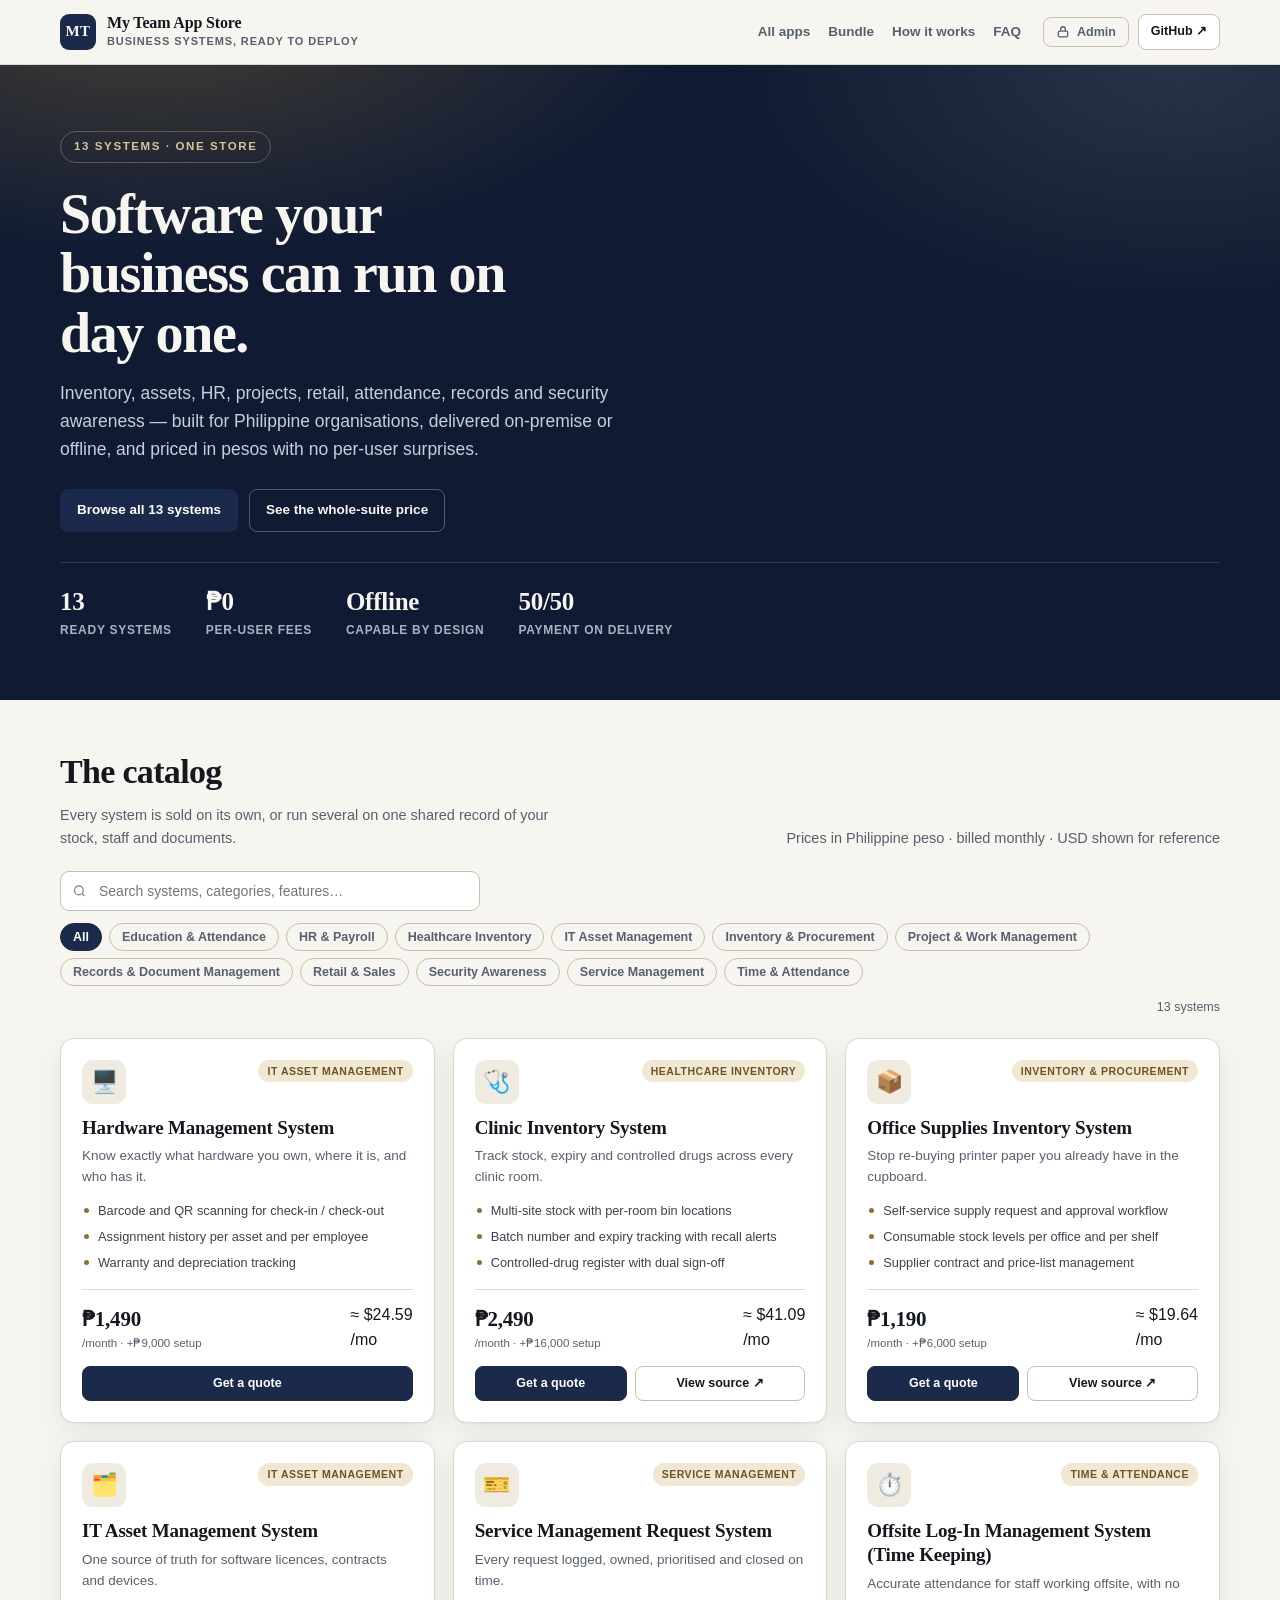
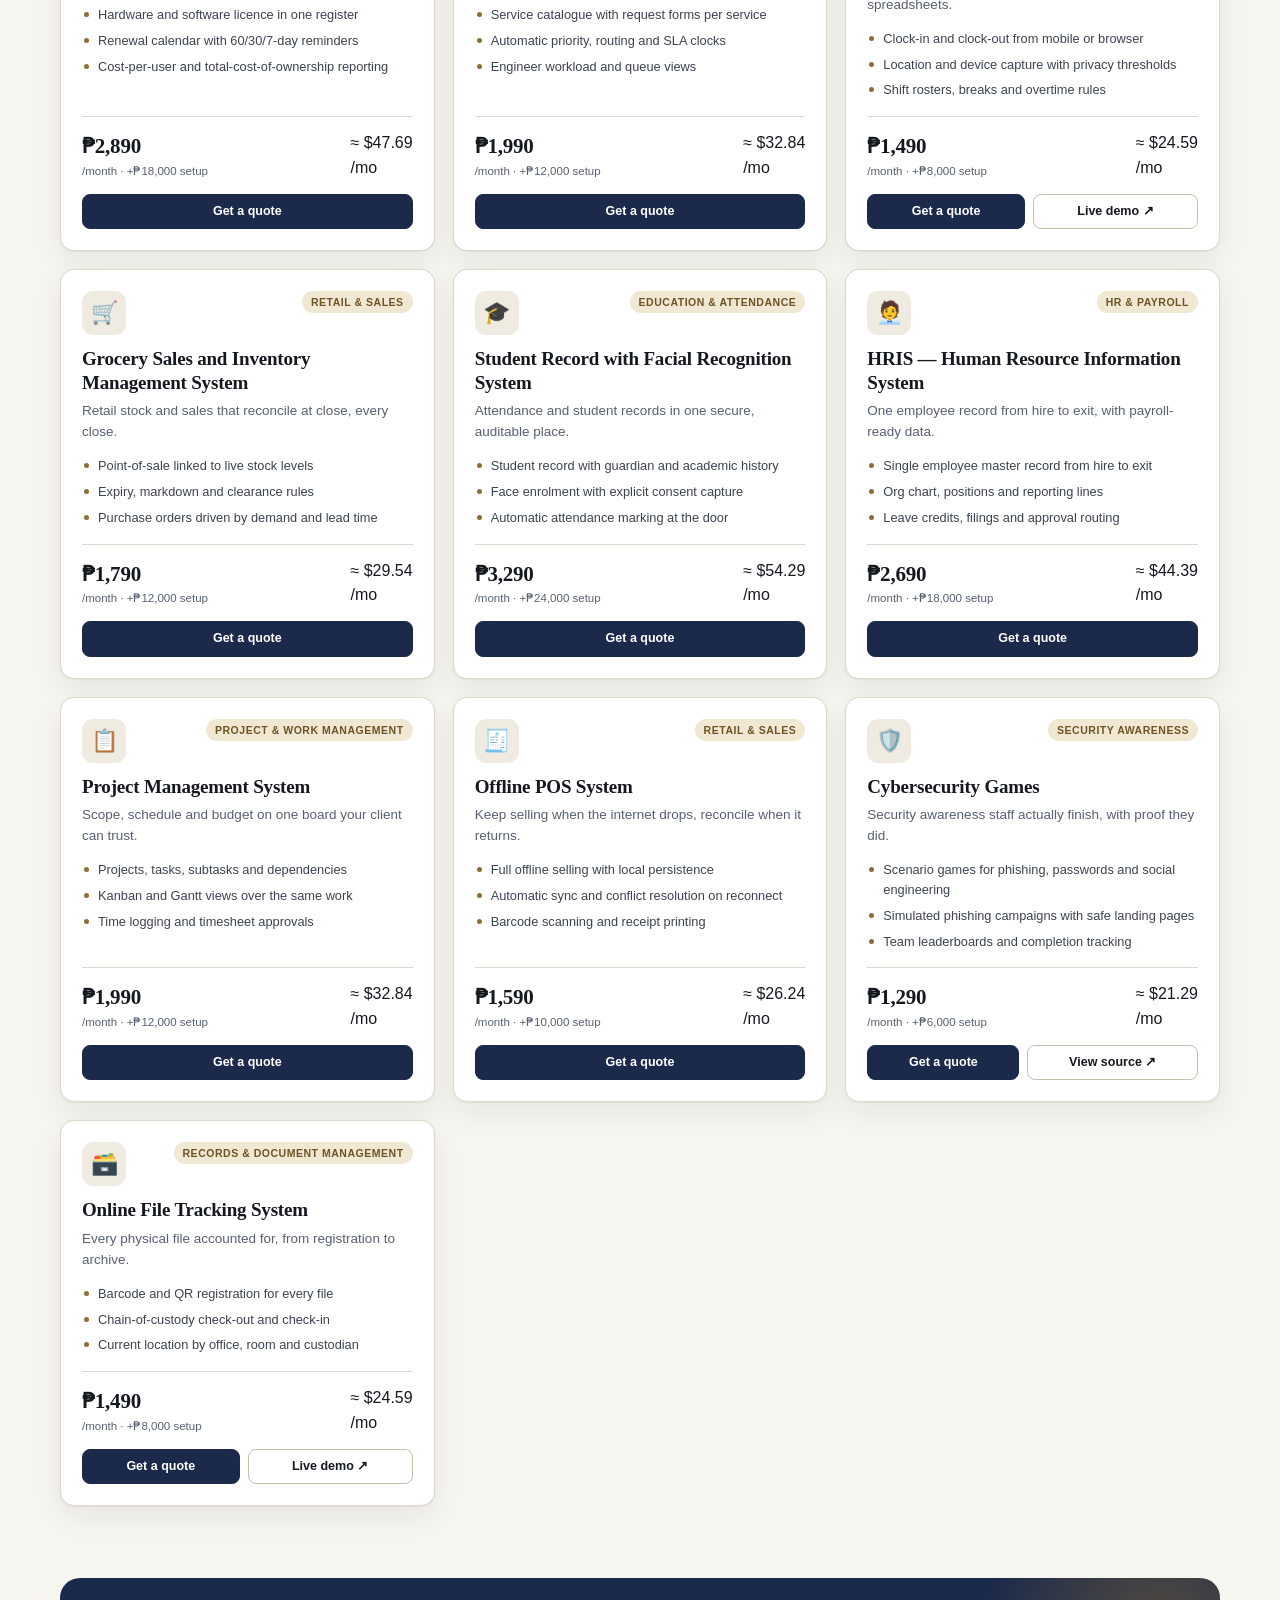
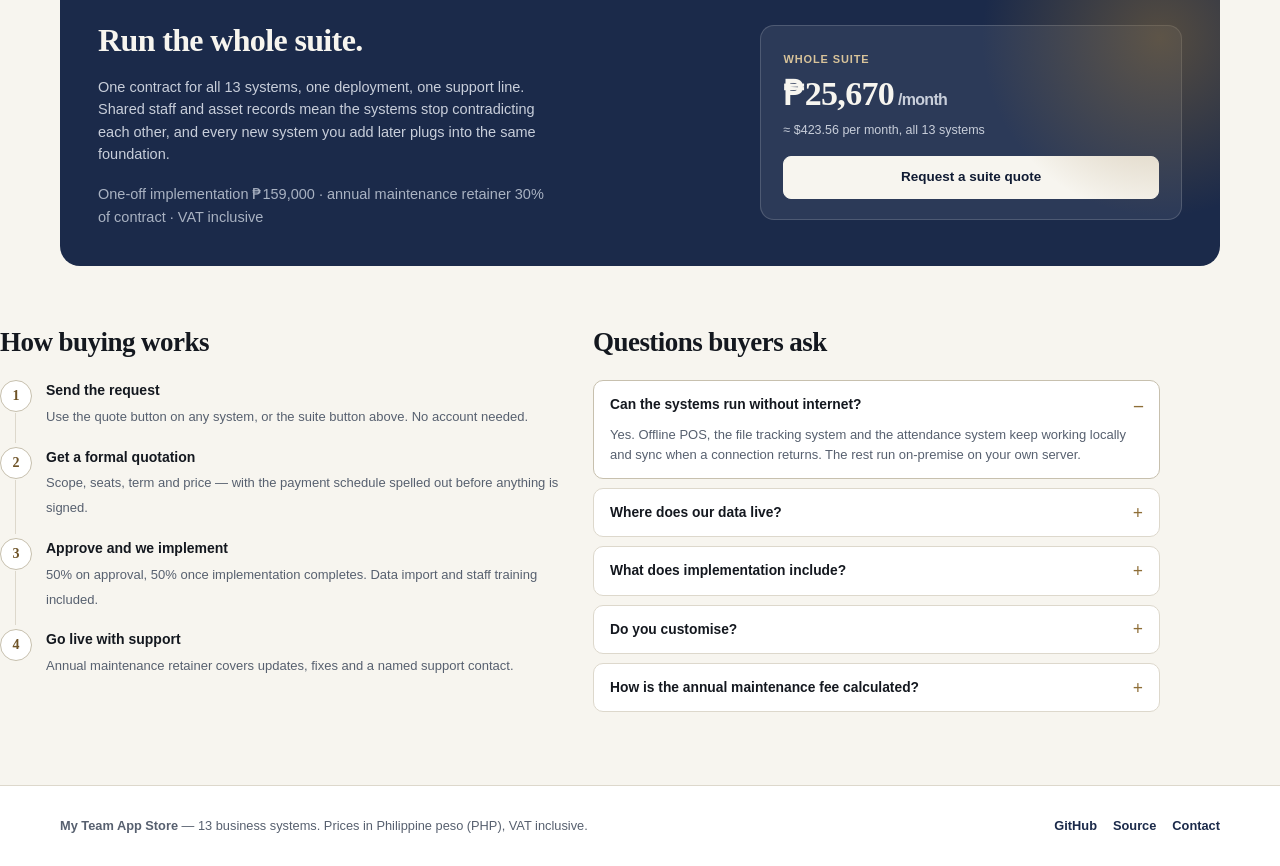
<file: docs/index.html>
<!DOCTYPE html>
<html lang="en">
<head>
<meta charset="utf-8">
<meta name="viewport" content="width=device-width, initial-scale=1">
<title>App Store — 13 business systems by My Team</title>
<meta name="description" content="13 ready-to-deploy business systems: asset and inventory management, HRIS, project management, offline POS, attendance, records tracking and security awareness training.">
<link rel="icon" href="favicon.svg" type="image/svg+xml">
<style>
  :root{
    --paper:#F7F5EF;
    --surface:#FFFFFF;
    --surface-2:#EFEBE1;
    --ink:#14181F;
    --navy:#1B2A4A;
    --navy-deep:#101B33;
    --slate:#57606F;
    --slate-light:#868FA0;
    --line:#DDD8CC;
    --line-strong:#C7C0AE;
    --brass:#8E6E37;
    --brass-deep:#6E5327;
    --brass-tint:#F1E8D3;
    --ok:#2F6B4F;
    --danger:#9B2C2C;
    --radius:14px;
    --shadow:0 1px 2px rgba(16,27,51,.05), 0 10px 30px rgba(16,27,51,.07);
    --serif:Georgia, 'Times New Roman', serif;
    --sans:-apple-system, BlinkMacSystemFont, 'Segoe UI', Helvetica, Arial, sans-serif;
    --mono:'SFMono-Regular', Consolas, 'Liberation Mono', Menlo, monospace;
    --maxw:1160px;
  }
  *{box-sizing:border-box}
  html{scroll-behavior:smooth}
  body{margin:0;background:var(--paper);color:var(--ink);font-family:var(--sans);font-size:16px;line-height:1.55;-webkit-font-smoothing:antialiased}
  a{color:inherit}
  .wrap{width:min(var(--maxw), calc(100% - 40px));margin:0 auto}
  .muted{color:var(--slate)}
  .small{font-size:13px}

  /* header */
  .site-header{position:sticky;top:0;z-index:20;background:rgba(247,245,239,.92);backdrop-filter:blur(10px);border-bottom:1px solid var(--line)}
  .header-inner{display:flex;align-items:center;gap:22px;padding:14px 0}
  .logo{display:flex;align-items:center;gap:11px;text-decoration:none;margin-right:auto}
  .logo-mark{width:36px;height:36px;border-radius:9px;background:var(--navy);color:#F7F5EF;display:grid;place-items:center;font-family:var(--serif);font-weight:700;letter-spacing:.02em;font-size:15px}
  .logo strong{display:block;font-family:var(--serif);font-size:16px;letter-spacing:-.01em;line-height:1.15}
  .logo small{display:block;font-size:11px;letter-spacing:.08em;text-transform:uppercase;color:var(--slate);font-weight:600}
  .site-nav{display:flex;align-items:center;gap:18px;font-size:13.5px;font-weight:600}
  .site-nav a{text-decoration:none;color:var(--slate)}
  .site-nav a:hover{color:var(--ink)}
  .btn{display:inline-flex;align-items:center;justify-content:center;gap:7px;border:1px solid var(--line-strong);background:var(--surface);color:var(--ink);border-radius:8px;padding:10px 16px;font-size:13.5px;font-weight:650;text-decoration:none;cursor:pointer;transition:transform .12s ease, border-color .12s ease, background .12s ease;font-family:inherit}
  .btn:hover{border-color:var(--navy);transform:translateY(-1px)}
  .btn-primary{background:var(--navy);border-color:var(--navy);color:#fff}
  .btn-primary:hover{background:var(--navy-deep);border-color:var(--navy-deep)}
  .btn-small{padding:7px 12px;font-size:12.5px}
  .btn-ghost{background:transparent;border-color:rgba(255,255,255,.28);color:#F7F5EF}
  .btn-ghost:hover{border-color:#F7F5EF;background:rgba(255,255,255,.06)}
  .btn[disabled]{opacity:.5;cursor:not-allowed;transform:none}
  .header-actions{display:flex;align-items:center;gap:9px}

  /* admin entry point, top right */
  .admin-btn{position:relative;background:transparent;border-color:var(--line-strong);color:var(--slate)}
  .admin-btn:hover{color:var(--ink)}
  .admin-btn svg{width:14px;height:14px}
  .admin-btn.is-signed-in{background:var(--brass-tint);border-color:var(--brass);color:var(--brass-deep)}
  .admin-btn.is-signed-in::after{content:"";position:absolute;top:-3px;right:-3px;width:8px;height:8px;border-radius:50%;background:var(--ok);border:2px solid var(--paper)}

  /* hero */
  .hero{background:var(--navy-deep);color:#F7F5EF;position:relative;overflow:hidden}
  .hero::before{content:"";position:absolute;inset:0;background:
    radial-gradient(900px 420px at 12% -10%, rgba(142,110,55,.42), transparent 60%),
    radial-gradient(700px 380px at 92% 0%, rgba(87,96,111,.35), transparent 65%);
    pointer-events:none}
  .hero .wrap{position:relative;padding:66px 0 58px}
  .eyebrow{display:inline-flex;align-items:center;gap:9px;font-size:11.5px;letter-spacing:.14em;text-transform:uppercase;font-weight:700;color:#D8C39A;border:1px solid rgba(216,195,154,.32);border-radius:999px;padding:6px 13px}
  .hero h1{font-family:var(--serif);font-size:clamp(34px, 5vw, 56px);line-height:1.06;letter-spacing:-.025em;margin:22px 0 16px;max-width:18ch;font-weight:600}
  .hero p.lede{font-size:17.5px;line-height:1.6;color:#C8CEDA;max-width:62ch;margin:0 0 26px}
  .hero-actions{display:flex;flex-wrap:wrap;gap:11px;margin-bottom:30px}
  .hero-stats{display:flex;flex-wrap:wrap;gap:34px;padding-top:24px;border-top:1px solid rgba(255,255,255,.14)}
  .hero-stat strong{display:block;font-family:var(--serif);font-size:25px;line-height:1.2;letter-spacing:-.01em}
  .hero-stat span{font-size:12px;letter-spacing:.06em;text-transform:uppercase;color:#A9B2C2;font-weight:600}

  /* toolbar */
  .catalog{padding:46px 0 20px}
  .section-head{display:flex;align-items:flex-end;justify-content:space-between;gap:20px;flex-wrap:wrap;margin-bottom:22px}
  .section-head h2{font-family:var(--serif);font-size:clamp(25px,3vw,34px);letter-spacing:-.02em;margin:0 0 6px;font-weight:600}
  .section-head p{margin:0;color:var(--slate);font-size:14.5px;max-width:62ch}
  .toolbar{display:flex;align-items:center;gap:12px;flex-wrap:wrap;margin-bottom:20px}
  .search{position:relative;flex:1 1 280px;max-width:420px}
  .search svg{position:absolute;left:12px;top:50%;transform:translateY(-50%);opacity:.5}
  .search input{width:100%;padding:11px 13px 11px 38px;border:1px solid var(--line-strong);border-radius:9px;background:var(--surface);font-size:14px;font-family:inherit;color:var(--ink)}
  .search input:focus{outline:2px solid var(--brass);outline-offset:1px;border-color:var(--brass)}
  .chips{display:flex;flex-wrap:wrap;gap:7px}
  .chip{border:1px solid var(--line-strong);background:transparent;color:var(--slate);border-radius:999px;padding:6px 12px;font-size:12.5px;font-weight:600;font-family:inherit;cursor:pointer}
  .chip:hover{border-color:var(--navy);color:var(--ink)}
  .chip.is-active{background:var(--navy);border-color:var(--navy);color:#fff}
  .result-count{font-size:12.5px;color:var(--slate);margin-left:auto;white-space:nowrap}

  /* cards */
  .grid{display:grid;grid-template-columns:repeat(auto-fill,minmax(310px,1fr));gap:18px}
  .app-card{background:var(--surface);border:1px solid var(--line);border-radius:var(--radius);padding:21px;display:flex;flex-direction:column;box-shadow:var(--shadow);transition:transform .15s ease, border-color .15s ease}
  .app-card:hover{transform:translateY(-3px);border-color:var(--line-strong)}
  .app-card[hidden]{display:none}
  .card-top{display:flex;align-items:flex-start;justify-content:space-between;gap:12px;margin-bottom:12px}
  .app-icon{width:44px;height:44px;border-radius:11px;background:var(--surface-2);display:grid;place-items:center;font-size:22px;line-height:1}
  .pill{display:inline-block;background:var(--brass-tint);color:var(--brass-deep);border-radius:999px;padding:3px 9px;font-size:10.5px;font-weight:750;letter-spacing:.05em;text-transform:uppercase;white-space:nowrap}
  .app-card h3{font-family:var(--serif);font-size:19px;line-height:1.25;letter-spacing:-.01em;margin:0 0 7px;font-weight:600}
  .app-card .tagline{color:var(--slate);font-size:13.5px;margin:0 0 13px}
  .app-card ul{list-style:none;margin:0 0 16px;padding:0;display:flex;flex-direction:column;gap:6px;flex:1}
  .app-card li{position:relative;padding-left:16px;font-size:12.8px;color:#3B434F}
  .app-card li::before{content:"";position:absolute;left:2px;top:.55em;width:5px;height:5px;border-radius:50%;background:var(--brass)}
  .price-row{display:flex;align-items:flex-end;justify-content:space-between;gap:10px;padding-top:13px;border-top:1px solid var(--line);margin-bottom:13px}
  .price strong{font-family:var(--serif);font-size:21px;letter-spacing:-.01em}
  .price span{display:block;font-size:11.5px;color:var(--slate)}
  .price .usd{font-size:11.5px;color:var(--slate-light);text-align:right;white-space:nowrap}
  .card-actions{display:flex;gap:8px;flex-wrap:wrap}
  .card-actions .btn{flex:1 1 auto}
  .empty{display:none;text-align:center;padding:54px 20px;color:var(--slate);border:1px dashed var(--line-strong);border-radius:var(--radius);background:var(--surface)}
  .empty strong{display:block;font-family:var(--serif);font-size:20px;color:var(--ink);margin-bottom:4px}

  /* bundle */
  .band{margin:52px 0 0;background:var(--navy);color:#F7F5EF;border-radius:20px;overflow:hidden;position:relative}
  .band::after{content:"";position:absolute;right:-120px;top:-120px;width:360px;height:360px;border-radius:50%;background:radial-gradient(circle, rgba(142,110,55,.5), transparent 70%)}
  .band-inner{position:relative;display:grid;grid-template-columns:1.5fr 1fr;gap:30px;padding:38px 38px}
  .band h2{font-family:var(--serif);font-size:clamp(24px,3vw,32px);letter-spacing:-.02em;margin:0 0 10px;font-weight:600}
  .band p{margin:0 0 18px;color:#C8CEDA;font-size:14.5px;max-width:56ch}
  .bundle-price{background:rgba(255,255,255,.08);border:1px solid rgba(255,255,255,.16);border-radius:14px;padding:20px 22px;align-self:center}
  .bundle-price .label{font-size:11px;letter-spacing:.08em;text-transform:uppercase;color:#D8C39A;font-weight:700}
  .bundle-price strong{display:block;font-family:var(--serif);font-size:34px;line-height:1.2;letter-spacing:-.02em;margin:4px 0 2px}
  .bundle-price span{font-size:12.5px;color:#C8CEDA}
  .bundle-price .btn{margin-top:14px;width:100%;background:#F7F5EF;border-color:#F7F5EF;color:var(--navy-deep)}
  .bundle-price .btn:hover{background:#fff}

  /* steps + faq */
  .blocks{display:grid;grid-template-columns:1fr 1fr;gap:26px;margin:56px 0 0}
  .block h2{font-family:var(--serif);font-size:clamp(22px,2.4vw,27px);letter-spacing:-.02em;margin:0 0 16px;font-weight:600}
  .steps{list-style:none;margin:0;padding:0;counter-reset:step}
  .steps li{position:relative;padding:0 0 18px 46px;counter-increment:step}
  .steps li:last-child{padding-bottom:0}
  .steps li::before{content:counter(step);position:absolute;left:0;top:0;width:30px;height:30px;border-radius:50%;background:var(--surface);border:1px solid var(--line-strong);display:grid;place-items:center;font-family:var(--serif);font-size:14px;font-weight:700;color:var(--brass-deep)}
  .steps li::after{content:"";position:absolute;left:14.5px;top:33px;bottom:4px;width:1px;background:var(--line)}
  .steps li:last-child::after{display:none}
  .steps strong{display:block;font-size:14px;margin-bottom:2px}
  .steps span{font-size:13px;color:var(--slate)}

  .faq details{background:var(--surface);border:1px solid var(--line);border-radius:10px;padding:13px 16px;margin-bottom:9px}
  .faq details[open]{border-color:var(--line-strong)}
  .faq summary{cursor:pointer;font-weight:650;font-size:13.8px;list-style:none;display:flex;justify-content:space-between;gap:10px;align-items:center}
  .faq summary::-webkit-details-marker{display:none}
  .faq summary::after{content:"+";font-family:var(--serif);font-size:18px;color:var(--brass);line-height:1}
  .faq details[open] summary::after{content:"–"}
  .faq p{margin:9px 0 0;font-size:13px;color:var(--slate)}

  /* footer */
  .site-footer{margin-top:64px;border-top:1px solid var(--line);background:var(--surface);padding:30px 0}
  .footer-inner{display:flex;justify-content:space-between;gap:20px;flex-wrap:wrap;align-items:center}
  .footer-inner p{margin:0;font-size:12.8px;color:var(--slate)}
  .footer-links{display:flex;gap:16px;font-size:12.8px;font-weight:600}
  .footer-links a{text-decoration:none;color:var(--navy)}

  /* ------------------------------------------------ admin: dialogs */
  dialog{border:none;padding:0;background:transparent;color:var(--ink)}
  dialog::backdrop{background:rgba(16,27,51,.55);backdrop-filter:blur(2px)}
  .panel{background:var(--surface);border:1px solid var(--line);border-radius:16px;box-shadow:0 24px 60px rgba(16,27,51,.28);overflow:hidden}
  .panel-head{display:flex;align-items:center;gap:12px;padding:18px 22px;border-bottom:1px solid var(--line);background:var(--surface-2)}
  .panel-head h2{margin:0;font-family:var(--serif);font-size:19px;letter-spacing:-.01em}
  .panel-head .close{margin-left:auto;border:1px solid var(--line-strong);background:var(--surface);border-radius:8px;width:32px;height:32px;cursor:pointer;font-size:17px;line-height:1;color:var(--slate);font-family:inherit}
  .panel-head .close:hover{color:var(--ink);border-color:var(--navy)}
  .panel-body{padding:22px}
  .panel-foot{display:flex;align-items:center;gap:10px;flex-wrap:wrap;padding:16px 22px;border-top:1px solid var(--line);background:var(--surface-2)}

  /* login dialog */
  #admin-login .panel{width:min(520px, calc(100vw - 32px))}
  .field{margin-bottom:16px}
  .field label{display:block;font-size:12.5px;font-weight:700;letter-spacing:.02em;margin-bottom:5px}
  .field input,.field textarea,.field select{width:100%;padding:10px 12px;border:1px solid var(--line-strong);border-radius:8px;font-family:inherit;font-size:13.5px;background:var(--surface);color:var(--ink)}
  .field input:focus,.field textarea:focus{outline:2px solid var(--brass);outline-offset:1px;border-color:var(--brass)}
  .field textarea{resize:vertical;min-height:64px;line-height:1.5}
  .field .hint{font-size:12px;color:var(--slate);margin:6px 0 0;line-height:1.45}
  .field .hint code{font-family:var(--mono);font-size:11.5px;background:var(--surface-2);padding:1px 5px;border-radius:4px}
  .status{font-size:12.5px;margin:0;min-height:18px;color:var(--slate)}
  .status.is-error{color:var(--danger);font-weight:600}
  .status.is-ok{color:var(--ok);font-weight:600}
  .status a{color:inherit;text-decoration:underline}

  /* editor drawer */
  #admin-editor .panel{width:min(880px, calc(100vw - 24px));max-height:calc(100vh - 48px);display:flex;flex-direction:column}
  .editor-body{padding:0;overflow:auto;flex:1;background:var(--paper)}
  .editor-section{padding:20px 22px;border-bottom:1px solid var(--line);background:var(--surface)}
  .editor-section h3{margin:0 0 12px;font-size:12px;letter-spacing:.1em;text-transform:uppercase;color:var(--brass-deep);font-weight:750}
  .copy-grid{display:grid;grid-template-columns:1fr 1fr;gap:14px}
  .copy-grid .span-2{grid-column:1 / -1}
  .product-row{display:grid;grid-template-columns:34px 1.4fr 1fr 132px 132px;gap:10px;align-items:start;padding:12px 0;border-top:1px dashed var(--line)}
  .product-row:first-of-type{border-top:none}
  .product-row .icon{font-size:19px;line-height:1.9;text-align:center}
  .product-row .money input{text-align:right;font-variant-numeric:tabular-nums}
  .product-row .bad{outline:2px solid var(--danger);outline-offset:0;border-color:var(--danger)}
  .product-head{display:grid;grid-template-columns:34px 1.4fr 1fr 132px 132px;gap:10px;font-size:11px;letter-spacing:.06em;text-transform:uppercase;color:var(--slate);font-weight:700;padding-bottom:6px}
  .editor-meta{font-size:12px;color:var(--slate);margin-left:auto}

  @media (max-width:820px){
    .band-inner{grid-template-columns:1fr;padding:30px 24px}
    .blocks{grid-template-columns:1fr}
    .site-nav{display:none}
    .hero .wrap{padding:48px 0 42px}
    .result-count{display:none}
    .copy-grid{grid-template-columns:1fr}
    .product-row,.product-head{grid-template-columns:28px 1fr 88px 88px}
    .product-row .tagline-cell,.product-head .tagline-head{display:none}
  }
</style>
</head>
<body>

<header class="site-header">
  <div class="wrap header-inner">
    <a class="logo" href="#top">
      <span class="logo-mark" aria-hidden="true">MT</span>
      <span>
        <strong>My Team App Store</strong>
        <small>Business systems, ready to deploy</small>
      </span>
    </a>
    <nav class="site-nav" aria-label="Sections">
      <a href="#catalog">All apps</a>
      <a href="#bundle">Bundle</a>
      <a href="#how">How it works</a>
      <a href="#faq">FAQ</a>
    </nav>
    <div class="header-actions">
      <button class="btn btn-small admin-btn" id="admin-open" type="button">
        <svg viewBox="0 0 24 24" fill="none" stroke="currentColor" stroke-width="2.2" aria-hidden="true"><rect x="4" y="10.5" width="16" height="10" rx="2"></rect><path d="M8 10.5V7a4 4 0 0 1 8 0v3.5"></path></svg>
        <span id="admin-open-label">Admin</span>
      </button>
      <a class="btn btn-small" href="https://github.com/mjkulit03" target="_blank" rel="noopener">GitHub ↗</a>
    </div>
  </div>
</header>

<main id="top">
  <section class="hero">
    <div class="wrap">
      <span class="eyebrow">13 systems · one store</span>
      <h1>Software your business can run on day one.</h1>
      <p class="lede">Inventory, assets, HR, projects, retail, attendance, records and security awareness — built for Philippine organisations, delivered on-premise or offline, and priced in pesos with no per-user surprises.</p>
      <div class="hero-actions">
        <a class="btn btn-primary" href="#catalog">Browse all 13 systems</a>
        <a class="btn btn-ghost" href="#bundle">See the whole-suite price</a>
      </div>
      <div class="hero-stats">
        <div class="hero-stat"><strong>13</strong><span>Ready systems</span></div>
        <div class="hero-stat"><strong>₱0</strong><span>Per-user fees</span></div>
        <div class="hero-stat"><strong>Offline</strong><span>Capable by design</span></div>
        <div class="hero-stat"><strong>50/50</strong><span>Payment on delivery</span></div>
      </div>
    </div>
  </section>

  <section class="wrap catalog" id="catalog">
    <div class="section-head">
      <div>
        <h2>The catalog</h2>
        <p>Every system is sold on its own, or run several on one shared record of your stock, staff and documents.</p>
      </div>
      <p class="small muted">Prices in Philippine peso · billed monthly · USD shown for reference</p>
    </div>

    <div class="toolbar">
      <div class="search">
        <svg width="15" height="15" viewBox="0 0 24 24" fill="none" stroke="currentColor" stroke-width="2.2" aria-hidden="true"><circle cx="11" cy="11" r="7"></circle><path d="m20 20-3.6-3.6"></path></svg>
        <input id="search" type="search" placeholder="Search systems, categories, features…" aria-label="Search systems">
      </div>
      <div class="chips" id="chips">
        <button class="chip is-active" type="button" data-category="">All</button>
        <button class="chip" type="button" data-category="Education &amp; Attendance">Education &amp; Attendance</button>
        <button class="chip" type="button" data-category="HR &amp; Payroll">HR &amp; Payroll</button>
        <button class="chip" type="button" data-category="Healthcare Inventory">Healthcare Inventory</button>
        <button class="chip" type="button" data-category="IT Asset Management">IT Asset Management</button>
        <button class="chip" type="button" data-category="Inventory &amp; Procurement">Inventory &amp; Procurement</button>
        <button class="chip" type="button" data-category="Project &amp; Work Management">Project &amp; Work Management</button>
        <button class="chip" type="button" data-category="Records &amp; Document Management">Records &amp; Document Management</button>
        <button class="chip" type="button" data-category="Retail &amp; Sales">Retail &amp; Sales</button>
        <button class="chip" type="button" data-category="Security Awareness">Security Awareness</button>
        <button class="chip" type="button" data-category="Service Management">Service Management</button>
        <button class="chip" type="button" data-category="Time &amp; Attendance">Time &amp; Attendance</button>
      </div>
      <span class="result-count" id="result-count">13 systems</span>
    </div>

    <div class="grid" id="grid">
      <article class="app-card"
               data-category="IT Asset Management"
               data-search="hardware management system it asset management know exactly what hardware you own, where it is, and who has it. a hardware management system that tracks every laptop, server, monitor and peripheral your company owns across its whole lifecycle. barcode scanning records assets coming in and going out, each item is assigned to a team member, and the system tracks warranty expiry, depreciation and end-of-life dates so nothing fails unexpectedly and no asset is lost or stolen. barcode and qr scanning for check-in / check-out assignment history per asset and per employee warranty and depreciation tracking low-stock and end-of-life alerts audit-ready export for auditors bulk import from spreadsheets or existing systems">
        <div class="card-top">
          <div class="app-icon" aria-hidden="true">🖥️</div>
          <span class="pill">IT Asset Management</span>
        </div>
        <h3>Hardware Management System</h3>
        <p class="tagline">Know exactly what hardware you own, where it is, and who has it.</p>
        <ul>
<li>Barcode and QR scanning for check-in / check-out</li><li>Assignment history per asset and per employee</li><li>Warranty and depreciation tracking</li>        </ul>
        <div class="price-row">
          <div class="price">
            <strong>₱1,490</strong>
            <span>/month · +₱9,000 setup</span>
          </div>
          <div class="usd">≈ $24.59<br>/mo</div>
        </div>
        <div class="card-actions">
          <a class="btn btn-primary btn-small" href="mailto:jeff.manahan72@gmail.com?subject=Quotation%20request%3A%20Hardware%20Management%20System&body=Hi%2C%20I%20would%20like%20a%20quotation%20for%20Hardware%20Management%20System.%20Team%20size%3A%20___%2C%20target%20go-live%3A%20___.">Get a quote</a>
        </div>
      </article>
      <article class="app-card"
               data-category="Healthcare Inventory"
               data-search="clinic inventory system healthcare inventory track stock, expiry and controlled drugs across every clinic room. a clinic inventory system built for medical supply rooms. it tracks consumables, controlled drugs and equipment by clinic location, enforces batch and expiry tracking, flags recalls, and produces the dispensing and stock reports that healthcare regulators ask for during an inspection. multi-site stock with per-room bin locations batch number and expiry tracking with recall alerts controlled-drug register with dual sign-off reorder points and supplier lead-time tracking inspection-ready dispensing reports role-based access for clinical and admin staff">
        <div class="card-top">
          <div class="app-icon" aria-hidden="true">🩺</div>
          <span class="pill">Healthcare Inventory</span>
        </div>
        <h3>Clinic Inventory System</h3>
        <p class="tagline">Track stock, expiry and controlled drugs across every clinic room.</p>
        <ul>
<li>Multi-site stock with per-room bin locations</li><li>Batch number and expiry tracking with recall alerts</li><li>Controlled-drug register with dual sign-off</li>        </ul>
        <div class="price-row">
          <div class="price">
            <strong>₱2,490</strong>
            <span>/month · +₱16,000 setup</span>
          </div>
          <div class="usd">≈ $41.09<br>/mo</div>
        </div>
        <div class="card-actions">
          <a class="btn btn-primary btn-small" href="mailto:jeff.manahan72@gmail.com?subject=Quotation%20request%3A%20Clinic%20Inventory%20System&body=Hi%2C%20I%20would%20like%20a%20quotation%20for%20Clinic%20Inventory%20System.%20Team%20size%3A%20___%2C%20target%20go-live%3A%20___.">Get a quote</a>
          <a class="btn btn-small" href="https://github.com/mjkulit03/Clinic_Inventory" target="_blank" rel="noopener">View source ↗</a>
        </div>
      </article>
      <article class="app-card"
               data-category="Inventory &amp; Procurement"
               data-search="office supplies inventory system inventory &amp; procurement stop re-buying printer paper you already have in the cupboard. an office supplies inventory system for consumables: paper, toner, pens, cleaning and kitchen stock. staff request supplies from a shared catalogue, approvers see the cost before ordering, and the system tracks supplier contracts so you always reorder at the best price. self-service supply request and approval workflow consumable stock levels per office and per shelf supplier contract and price-list management consumption reports by cost centre automatic reorder suggestions at threshold kitting for onboarding new starters">
        <div class="card-top">
          <div class="app-icon" aria-hidden="true">📦</div>
          <span class="pill">Inventory &amp; Procurement</span>
        </div>
        <h3>Office Supplies Inventory System</h3>
        <p class="tagline">Stop re-buying printer paper you already have in the cupboard.</p>
        <ul>
<li>Self-service supply request and approval workflow</li><li>Consumable stock levels per office and per shelf</li><li>Supplier contract and price-list management</li>        </ul>
        <div class="price-row">
          <div class="price">
            <strong>₱1,190</strong>
            <span>/month · +₱6,000 setup</span>
          </div>
          <div class="usd">≈ $19.64<br>/mo</div>
        </div>
        <div class="card-actions">
          <a class="btn btn-primary btn-small" href="mailto:jeff.manahan72@gmail.com?subject=Quotation%20request%3A%20Office%20Supplies%20Inventory%20System&body=Hi%2C%20I%20would%20like%20a%20quotation%20for%20Office%20Supplies%20Inventory%20System.%20Team%20size%3A%20___%2C%20target%20go-live%3A%20___.">Get a quote</a>
          <a class="btn btn-small" href="https://github.com/mjkulit03/Office_supplies_Inventory" target="_blank" rel="noopener">View source ↗</a>
        </div>
      </article>
      <article class="app-card"
               data-category="IT Asset Management"
               data-search="it asset management system it asset management one source of truth for software licences, contracts and devices. an it asset management system covering both hardware and software. it tracks device lifecycle, software licence allocation and renewal dates, vendor contracts, and cost-per-user, so it can answer what you own, what it costs and what renews next quarter without opening six spreadsheets. hardware and software licence in one register renewal calendar with 60/30/7-day reminders cost-per-user and total-cost-of-ownership reporting vendor and contract records with renewal terms access review and offboarding checklist api and csv import for existing inventories">
        <div class="card-top">
          <div class="app-icon" aria-hidden="true">🗂️</div>
          <span class="pill">IT Asset Management</span>
        </div>
        <h3>IT Asset Management System</h3>
        <p class="tagline">One source of truth for software licences, contracts and devices.</p>
        <ul>
<li>Hardware and software licence in one register</li><li>Renewal calendar with 60/30/7-day reminders</li><li>Cost-per-user and total-cost-of-ownership reporting</li>        </ul>
        <div class="price-row">
          <div class="price">
            <strong>₱2,890</strong>
            <span>/month · +₱18,000 setup</span>
          </div>
          <div class="usd">≈ $47.69<br>/mo</div>
        </div>
        <div class="card-actions">
          <a class="btn btn-primary btn-small" href="mailto:jeff.manahan72@gmail.com?subject=Quotation%20request%3A%20IT%20Asset%20Management%20System&body=Hi%2C%20I%20would%20like%20a%20quotation%20for%20IT%20Asset%20Management%20System.%20Team%20size%3A%20___%2C%20target%20go-live%3A%20___.">Get a quote</a>
        </div>
      </article>
      <article class="app-card"
               data-category="Service Management"
               data-search="service management request system service management every request logged, owned, prioritised and closed on time. a service management request system for internal it and facilities support. staff raise requests against a service catalogue, the system applies priority and sla rules automatically, assigns work to the right engineer, and keeps the requester updated until the request is closed. service catalogue with request forms per service automatic priority, routing and sla clocks engineer workload and queue views requester updates without chasing anyone knowledge-base articles attached to requests monthly sla attainment and backlog reporting">
        <div class="card-top">
          <div class="app-icon" aria-hidden="true">🎫</div>
          <span class="pill">Service Management</span>
        </div>
        <h3>Service Management Request System</h3>
        <p class="tagline">Every request logged, owned, prioritised and closed on time.</p>
        <ul>
<li>Service catalogue with request forms per service</li><li>Automatic priority, routing and SLA clocks</li><li>Engineer workload and queue views</li>        </ul>
        <div class="price-row">
          <div class="price">
            <strong>₱1,990</strong>
            <span>/month · +₱12,000 setup</span>
          </div>
          <div class="usd">≈ $32.84<br>/mo</div>
        </div>
        <div class="card-actions">
          <a class="btn btn-primary btn-small" href="mailto:jeff.manahan72@gmail.com?subject=Quotation%20request%3A%20Service%20Management%20Request%20System&body=Hi%2C%20I%20would%20like%20a%20quotation%20for%20Service%20Management%20Request%20System.%20Team%20size%3A%20___%2C%20target%20go-live%3A%20___.">Get a quote</a>
        </div>
      </article>
      <article class="app-card"
               data-category="Time &amp; Attendance"
               data-search="offsite log-in management system (time keeping) time &amp; attendance accurate attendance for staff working offsite, with no spreadsheets. an offsite log-in management system for time keeping that lets remote and field staff clock in from a phone or browser. it records location, device and shift start and end, handles leave and overtime approvals, and exports payroll-ready timesheets for staff who never touch an office network. clock-in and clock-out from mobile or browser location and device capture with privacy thresholds shift rosters, breaks and overtime rules leave requests and manager approval payroll-ready timesheet export anomaly flags for missed or duplicate punches">
        <div class="card-top">
          <div class="app-icon" aria-hidden="true">⏱️</div>
          <span class="pill">Time &amp; Attendance</span>
        </div>
        <h3>Offsite Log-In Management System (Time Keeping)</h3>
        <p class="tagline">Accurate attendance for staff working offsite, with no spreadsheets.</p>
        <ul>
<li>Clock-in and clock-out from mobile or browser</li><li>Location and device capture with privacy thresholds</li><li>Shift rosters, breaks and overtime rules</li>        </ul>
        <div class="price-row">
          <div class="price">
            <strong>₱1,490</strong>
            <span>/month · +₱8,000 setup</span>
          </div>
          <div class="usd">≈ $24.59<br>/mo</div>
        </div>
        <div class="card-actions">
          <a class="btn btn-primary btn-small" href="mailto:jeff.manahan72@gmail.com?subject=Quotation%20request%3A%20Offsite%20Log-In%20Management%20System%20%28Time%20Keeping%29&body=Hi%2C%20I%20would%20like%20a%20quotation%20for%20Offsite%20Log-In%20Management%20System%20%28Time%20Keeping%29.%20Team%20size%3A%20___%2C%20target%20go-live%3A%20___.">Get a quote</a>
          <a class="btn btn-small" href="https://mjkulit03.github.io/offsite-employee-login/" target="_blank" rel="noopener">Live demo ↗</a>
        </div>
      </article>
      <article class="app-card"
               data-category="Retail &amp; Sales"
               data-search="grocery sales and inventory management system retail &amp; sales retail stock and sales that reconcile at close, every close. a grocery sales and inventory management system for retail stores. point-of-sale integrates with stock levels so shelf counts stay accurate, expiry and discount rules reduce waste, supplier purchase orders are driven by real demand, and daily reconciliation shows margin by product and by promotion. point-of-sale linked to live stock levels expiry, markdown and clearance rules purchase orders driven by demand and lead time margin reporting by product and promotion multi-store stock transfers daily reconciliation with variance alerts">
        <div class="card-top">
          <div class="app-icon" aria-hidden="true">🛒</div>
          <span class="pill">Retail &amp; Sales</span>
        </div>
        <h3>Grocery Sales and Inventory Management System</h3>
        <p class="tagline">Retail stock and sales that reconcile at close, every close.</p>
        <ul>
<li>Point-of-sale linked to live stock levels</li><li>Expiry, markdown and clearance rules</li><li>Purchase orders driven by demand and lead time</li>        </ul>
        <div class="price-row">
          <div class="price">
            <strong>₱1,790</strong>
            <span>/month · +₱12,000 setup</span>
          </div>
          <div class="usd">≈ $29.54<br>/mo</div>
        </div>
        <div class="card-actions">
          <a class="btn btn-primary btn-small" href="mailto:jeff.manahan72@gmail.com?subject=Quotation%20request%3A%20Grocery%20Sales%20and%20Inventory%20Management%20System&body=Hi%2C%20I%20would%20like%20a%20quotation%20for%20Grocery%20Sales%20and%20Inventory%20Management%20System.%20Team%20size%3A%20___%2C%20target%20go-live%3A%20___.">Get a quote</a>
        </div>
      </article>
      <article class="app-card"
               data-category="Education &amp; Attendance"
               data-search="student record with facial recognition system education &amp; attendance attendance and student records in one secure, auditable place. a student record system with facial recognition attendance. enrolment, guardian details, academic history and attendance live in one record; a camera at the door matches faces to enrolments to mark attendance automatically, with consent capture, retention controls and an auditable access log. student record with guardian and academic history face enrolment with explicit consent capture automatic attendance marking at the door manual attendance override with a reason retention and deletion controls for biometric data full access audit log">
        <div class="card-top">
          <div class="app-icon" aria-hidden="true">🎓</div>
          <span class="pill">Education &amp; Attendance</span>
        </div>
        <h3>Student Record with Facial Recognition System</h3>
        <p class="tagline">Attendance and student records in one secure, auditable place.</p>
        <ul>
<li>Student record with guardian and academic history</li><li>Face enrolment with explicit consent capture</li><li>Automatic attendance marking at the door</li>        </ul>
        <div class="price-row">
          <div class="price">
            <strong>₱3,290</strong>
            <span>/month · +₱24,000 setup</span>
          </div>
          <div class="usd">≈ $54.29<br>/mo</div>
        </div>
        <div class="card-actions">
          <a class="btn btn-primary btn-small" href="mailto:jeff.manahan72@gmail.com?subject=Quotation%20request%3A%20Student%20Record%20with%20Facial%20Recognition%20System&body=Hi%2C%20I%20would%20like%20a%20quotation%20for%20Student%20Record%20with%20Facial%20Recognition%20System.%20Team%20size%3A%20___%2C%20target%20go-live%3A%20___.">Get a quote</a>
        </div>
      </article>
      <article class="app-card"
               data-category="HR &amp; Payroll"
               data-search="hris — human resource information system hr &amp; payroll one employee record from hire to exit, with payroll-ready data. a human resource information system and hr platform that holds one employee record from hire to exit: personal details, contracts, positions, leave balances and payroll inputs. it tracks onboarding and offboarding checklists, document and licence expiries, and statutory contributions for sss, philhealth and pag-ibig, so payroll and compliance never depend on one person&#39;s spreadsheet. single employee master record from hire to exit org chart, positions and reporting lines leave credits, filings and approval routing payroll inputs with sss, philhealth and pag-ibig rules onboarding and offboarding checklists with owners document, licence and contract expiry alerts employee self-service for requests and payslips role-based access with a full audit trail">
        <div class="card-top">
          <div class="app-icon" aria-hidden="true">🧑‍💼</div>
          <span class="pill">HR &amp; Payroll</span>
        </div>
        <h3>HRIS — Human Resource Information System</h3>
        <p class="tagline">One employee record from hire to exit, with payroll-ready data.</p>
        <ul>
<li>Single employee master record from hire to exit</li><li>Org chart, positions and reporting lines</li><li>Leave credits, filings and approval routing</li>        </ul>
        <div class="price-row">
          <div class="price">
            <strong>₱2,690</strong>
            <span>/month · +₱18,000 setup</span>
          </div>
          <div class="usd">≈ $44.39<br>/mo</div>
        </div>
        <div class="card-actions">
          <a class="btn btn-primary btn-small" href="mailto:jeff.manahan72@gmail.com?subject=Quotation%20request%3A%20HRIS%20%E2%80%94%20Human%20Resource%20Information%20System&body=Hi%2C%20I%20would%20like%20a%20quotation%20for%20HRIS%20%E2%80%94%20Human%20Resource%20Information%20System.%20Team%20size%3A%20___%2C%20target%20go-live%3A%20___.">Get a quote</a>
        </div>
      </article>
      <article class="app-card"
               data-category="Project &amp; Work Management"
               data-search="project management system project &amp; work management scope, schedule and budget on one board your client can trust. a project management platform that keeps scope, schedule and budget on one board. teams plan work as tasks with dependencies, move between kanban and gantt views, log time against deliverables, and see budget versus actual cost before the overrun. clients get a read-only portal, and every status update is captured for the weekly report. projects, tasks, subtasks and dependencies kanban and gantt views over the same work time logging and timesheet approvals budget versus actual cost per project client portal with read-only progress file attachments and comment history milestone and deadline notifications workload view by person and by team">
        <div class="card-top">
          <div class="app-icon" aria-hidden="true">📋</div>
          <span class="pill">Project &amp; Work Management</span>
        </div>
        <h3>Project Management System</h3>
        <p class="tagline">Scope, schedule and budget on one board your client can trust.</p>
        <ul>
<li>Projects, tasks, subtasks and dependencies</li><li>Kanban and Gantt views over the same work</li><li>Time logging and timesheet approvals</li>        </ul>
        <div class="price-row">
          <div class="price">
            <strong>₱1,990</strong>
            <span>/month · +₱12,000 setup</span>
          </div>
          <div class="usd">≈ $32.84<br>/mo</div>
        </div>
        <div class="card-actions">
          <a class="btn btn-primary btn-small" href="mailto:jeff.manahan72@gmail.com?subject=Quotation%20request%3A%20Project%20Management%20System&body=Hi%2C%20I%20would%20like%20a%20quotation%20for%20Project%20Management%20System.%20Team%20size%3A%20___%2C%20target%20go-live%3A%20___.">Get a quote</a>
        </div>
      </article>
      <article class="app-card"
               data-category="Retail &amp; Sales"
               data-search="offline pos system retail &amp; sales keep selling when the internet drops, reconcile when it returns. a point-of-sale system that keeps selling when the internet drops. each terminal records sales locally, prints receipts and deducts stock from the local catalogue, then syncs every transaction to the server when a connection returns. it handles barcode scanning, returns, voids with manager approval, cash drawer counts and a z-read at close, so a retail store can run a full day without a live connection. full offline selling with local persistence automatic sync and conflict resolution on reconnect barcode scanning and receipt printing returns, voids and manager approval cash drawer count and end-of-day z-read live stock deduction per terminal multi-terminal sync over the store lan sales, margin and item reports by shift">
        <div class="card-top">
          <div class="app-icon" aria-hidden="true">🧾</div>
          <span class="pill">Retail &amp; Sales</span>
        </div>
        <h3>Offline POS System</h3>
        <p class="tagline">Keep selling when the internet drops, reconcile when it returns.</p>
        <ul>
<li>Full offline selling with local persistence</li><li>Automatic sync and conflict resolution on reconnect</li><li>Barcode scanning and receipt printing</li>        </ul>
        <div class="price-row">
          <div class="price">
            <strong>₱1,590</strong>
            <span>/month · +₱10,000 setup</span>
          </div>
          <div class="usd">≈ $26.24<br>/mo</div>
        </div>
        <div class="card-actions">
          <a class="btn btn-primary btn-small" href="mailto:jeff.manahan72@gmail.com?subject=Quotation%20request%3A%20Offline%20POS%20System&body=Hi%2C%20I%20would%20like%20a%20quotation%20for%20Offline%20POS%20System.%20Team%20size%3A%20___%2C%20target%20go-live%3A%20___.">Get a quote</a>
        </div>
      </article>
      <article class="app-card"
               data-category="Security Awareness"
               data-search="cybersecurity games security awareness security awareness staff actually finish, with proof they did. a security awareness training platform delivered as cyber security games. short missions cover phishing, password hygiene, social engineering, data handling and incident reporting; staff earn points on a team leaderboard while the platform records who completed which module. administrators run simulated phishing campaigns and see risk by team, with no classroom time required. scenario games for phishing, passwords and social engineering simulated phishing campaigns with safe landing pages team leaderboards and completion tracking role-based training paths for staff and managers risk scoring by team and by department offline mode for air-gapped networks certificates and completion evidence for audits content updates without re-deployment">
        <div class="card-top">
          <div class="app-icon" aria-hidden="true">🛡️</div>
          <span class="pill">Security Awareness</span>
        </div>
        <h3>Cybersecurity Games</h3>
        <p class="tagline">Security awareness staff actually finish, with proof they did.</p>
        <ul>
<li>Scenario games for phishing, passwords and social engineering</li><li>Simulated phishing campaigns with safe landing pages</li><li>Team leaderboards and completion tracking</li>        </ul>
        <div class="price-row">
          <div class="price">
            <strong>₱1,290</strong>
            <span>/month · +₱6,000 setup</span>
          </div>
          <div class="usd">≈ $21.29<br>/mo</div>
        </div>
        <div class="card-actions">
          <a class="btn btn-primary btn-small" href="mailto:jeff.manahan72@gmail.com?subject=Quotation%20request%3A%20Cybersecurity%20Games&body=Hi%2C%20I%20would%20like%20a%20quotation%20for%20Cybersecurity%20Games.%20Team%20size%3A%20___%2C%20target%20go-live%3A%20___.">Get a quote</a>
          <a class="btn btn-small" href="https://github.com/mjkulit03/cybersec_game" target="_blank" rel="noopener">View source ↗</a>
        </div>
      </article>
      <article class="app-card"
               data-category="Records &amp; Document Management"
               data-search="online file tracking system records &amp; document management every physical file accounted for, from registration to archive. an online file tracking system for physical and digital records. every file gets a barcode or qr label, and each movement is recorded as a chain of custody: who checked it out, which office holds it, when it is due back and who received it. overdue files trigger reminders, retention rules flag records for disposition, and the audit log shows the complete history of a document from registration to archive. barcode and qr registration for every file chain-of-custody check-out and check-in current location by office, room and custodian overdue and missing-file alerts retention schedules and disposition workflow bulk import from existing registers search by reference, subject, date or custodian complete access and movement audit log">
        <div class="card-top">
          <div class="app-icon" aria-hidden="true">🗃️</div>
          <span class="pill">Records &amp; Document Management</span>
        </div>
        <h3>Online File Tracking System</h3>
        <p class="tagline">Every physical file accounted for, from registration to archive.</p>
        <ul>
<li>Barcode and QR registration for every file</li><li>Chain-of-custody check-out and check-in</li><li>Current location by office, room and custodian</li>        </ul>
        <div class="price-row">
          <div class="price">
            <strong>₱1,490</strong>
            <span>/month · +₱8,000 setup</span>
          </div>
          <div class="usd">≈ $24.59<br>/mo</div>
        </div>
        <div class="card-actions">
          <a class="btn btn-primary btn-small" href="mailto:jeff.manahan72@gmail.com?subject=Quotation%20request%3A%20Online%20File%20Tracking%20System&body=Hi%2C%20I%20would%20like%20a%20quotation%20for%20Online%20File%20Tracking%20System.%20Team%20size%3A%20___%2C%20target%20go-live%3A%20___.">Get a quote</a>
          <a class="btn btn-small" href="https://mjkulit03.github.io/file-tracking/" target="_blank" rel="noopener">Live demo ↗</a>
        </div>
      </article>
    </div>

    <div class="empty" id="empty">
      <strong>No system matches that search.</strong>
      Try a different word, or clear the filters to see all 13 systems.
    </div>
  </section>

  <section class="wrap" id="bundle">
    <div class="band">
      <div class="band-inner">
        <div>
          <h2>Run the whole suite.</h2>
          <p>One contract for all 13 systems, one deployment, one support line. Shared staff and asset records mean the systems stop contradicting each other, and every new system you add later plugs into the same foundation.</p>
          <p class="small" style="color:#A9B2C2;margin:0">
            One-off implementation ₱159,000 · annual maintenance retainer 30% of contract · VAT inclusive
          </p>
        </div>
        <div class="bundle-price">
          <span class="label">Whole suite</span>
          <strong>₱25,670<span style="font-size:16px;font-family:var(--sans);color:#C8CEDA"> /month</span></strong>
          <span>≈ $423.56 per month, all 13 systems</span>
          <a class="btn" href="mailto:jeff.manahan72@gmail.com?subject=Quotation%20request%3A%20whole%20suite&body=Hi%2C%20I%20would%20like%20a%20quotation%20for%20all%2013%20systems%20in%20the%20My%20Team%20App%20Store.">Request a suite quote</a>
        </div>
      </div>
    </div>
  </section>

  <section class="wrap blocks" id="how">
    <div class="block">
      <h2>How buying works</h2>
      <ol class="steps">
        <li>
          <strong>Send the request</strong>
          <span>Use the quote button on any system, or the suite button above. No account needed.</span>
        </li>
        <li>
          <strong>Get a formal quotation</strong>
          <span>Scope, seats, term and price — with the payment schedule spelled out before anything is signed.</span>
        </li>
        <li>
          <strong>Approve and we implement</strong>
          <span>50% on approval, 50% once implementation completes. Data import and staff training included.</span>
        </li>
        <li>
          <strong>Go live with support</strong>
          <span>Annual maintenance retainer covers updates, fixes and a named support contact.</span>
        </li>
      </ol>
    </div>
    <div class="block faq" id="faq">
      <h2>Questions buyers ask</h2>
      <details open>
        <summary>Can the systems run without internet?</summary>
        <p>Yes. Offline POS, the file tracking system and the attendance system keep working locally and sync when a connection returns. The rest run on-premise on your own server.</p>
      </details>
      <details>
        <summary>Where does our data live?</summary>
        <p>On your infrastructure. There is no shared multi-tenant database, no third-party analytics and no per-user cloud fee. You own the database and can export it at any time.</p>
      </details>
      <details>
        <summary>What does implementation include?</summary>
        <p>Installation, configuration, migration of existing spreadsheets or registers, role setup and staff training. The one-off setup fee on each system covers that work.</p>
      </details>
      <details>
        <summary>Do you customise?</summary>
        <p>Yes. Reports, fields and approval rules can be adapted. Custom work is quoted separately so the standard product price stays predictable.</p>
      </details>
      <details>
        <summary>How is the annual maintenance fee calculated?</summary>
        <p>30% of the contract value, billed annually from go-live. It covers updates, bug fixes and support; it is separate from the two implementation instalments.</p>
      </details>
    </div>
  </section>
</main>

<footer class="site-footer">
  <div class="wrap footer-inner">
    <p><strong>My Team App Store</strong> — 13 business systems. Prices in Philippine peso (PHP), VAT inclusive.</p>
    <div class="footer-links">
      <a href="https://github.com/mjkulit03" target="_blank" rel="noopener">GitHub</a>
      <a href="https://github.com/mjkulit03/my-team-appstore" target="_blank" rel="noopener">Source</a>
      <a href="mailto:jeff.manahan72@gmail.com">Contact</a>
    </div>
  </div>
</footer>

<!-- ------------------------------------------------------------ admin UI -->
<dialog id="admin-login" aria-labelledby="admin-login-title">
  <div class="panel">
    <div class="panel-head">
      <h2 id="admin-login-title">Administrator sign-in</h2>
      <button class="close" type="button" data-close aria-label="Close">×</button>
    </div>
    <form id="admin-login-form" class="panel-body" novalidate>
      <div class="field">
        <label for="admin-token">GitHub token</label>
        <input id="admin-token" type="password" autocomplete="off" spellcheck="false" placeholder="github_pat_… or ghp_…">
        <p class="hint">
          Create a <strong>fine-grained token</strong> for
          <code>mjkulit03/my-team-appstore</code> with <strong>Contents: Read and write</strong>
          (<a href="https://github.com/settings/personal-access-tokens/new" target="_blank" rel="noopener">create one</a>).
          It is kept in this browser tab only, never written to the repository.
        </p>
      </div>
      <p class="status" id="admin-login-status" role="status"></p>
    </form>
    <div class="panel-foot">
      <button class="btn" type="button" data-close>Cancel</button>
      <button class="btn btn-primary" type="submit" form="admin-login-form" id="admin-login-submit">Sign in</button>
    </div>
  </div>
</dialog>

<dialog id="admin-editor" aria-labelledby="admin-editor-title">
  <div class="panel">
    <div class="panel-head">
      <h2 id="admin-editor-title">Store editor</h2>
      <span class="editor-meta" id="editor-meta"></span>
      <button class="close" type="button" data-close aria-label="Close">×</button>
    </div>
    <div class="editor-body">
      <section class="editor-section">
        <h3>Page copy</h3>
        <div class="copy-grid" id="copy-fields"></div>
      </section>
      <section class="editor-section">
        <h3>Prices &amp; labels</h3>
        <div class="product-head">
          <span></span><span>Name</span><span>Tagline / category</span>
          <span style="text-align:right">₱ / month</span><span style="text-align:right">₱ setup</span>
        </div>
        <div id="product-fields"></div>
      </section>
    </div>
    <div class="panel-foot">
      <p class="status" id="editor-status" role="status"></p>
      <button class="btn btn-small" type="button" id="admin-reset">Reset to catalog</button>
      <button class="btn btn-small" type="button" id="admin-signout">Sign out</button>
      <button class="btn btn-primary btn-small" type="button" id="admin-save">Save &amp; publish</button>
    </div>
  </div>
</dialog>

<script type="application/json" id="store-content">{
  "copy": {
    "brand_tagline": "Business systems, ready to deploy",
    "bundle_body": "One contract for all {count} systems, one deployment, one support line. Shared staff and asset records mean the systems stop contradicting each other, and every new system you add later plugs into the same foundation.",
    "bundle_heading": "Run the whole suite.",
    "catalog_description": "Every system is sold on its own, or run several on one shared record of your stock, staff and documents.",
    "catalog_heading": "The catalog",
    "footer_line": "{count} business systems. Prices in Philippine peso (PHP), VAT inclusive.",
    "hero_eyebrow": "{count} systems · one store",
    "hero_headline": "Software your business can run on day one.",
    "hero_lede": "Inventory, assets, HR, projects, retail, attendance, records and security awareness — built for Philippine organisations, delivered on-premise or offline, and priced in pesos with no per-user surprises."
  },
  "labels": {
    "clinic-inventory-system": {
      "category": "Healthcare Inventory",
      "name": "Clinic Inventory System",
      "tagline": "Track stock, expiry and controlled drugs across every clinic room."
    },
    "cybersecurity-games": {
      "category": "Security Awareness",
      "name": "Cybersecurity Games",
      "tagline": "Security awareness staff actually finish, with proof they did."
    },
    "file-tracking-system": {
      "category": "Records & Document Management",
      "name": "Online File Tracking System",
      "tagline": "Every physical file accounted for, from registration to archive."
    },
    "grocery-sales-inventory-system": {
      "category": "Retail & Sales",
      "name": "Grocery Sales and Inventory Management System",
      "tagline": "Retail stock and sales that reconcile at close, every close."
    },
    "hardware-inventory-system": {
      "category": "IT Asset Management",
      "name": "Hardware Management System",
      "tagline": "Know exactly what hardware you own, where it is, and who has it."
    },
    "hris": {
      "category": "HR & Payroll",
      "name": "HRIS — Human Resource Information System",
      "tagline": "One employee record from hire to exit, with payroll-ready data."
    },
    "it-asset-management-system": {
      "category": "IT Asset Management",
      "name": "IT Asset Management System",
      "tagline": "One source of truth for software licences, contracts and devices."
    },
    "office-supplies-inventory-system": {
      "category": "Inventory & Procurement",
      "name": "Office Supplies Inventory System",
      "tagline": "Stop re-buying printer paper you already have in the cupboard."
    },
    "offline-pos-system": {
      "category": "Retail & Sales",
      "name": "Offline POS System",
      "tagline": "Keep selling when the internet drops, reconcile when it returns."
    },
    "offsite-login-timekeeping-system": {
      "category": "Time & Attendance",
      "name": "Offsite Log-In Management System (Time Keeping)",
      "tagline": "Accurate attendance for staff working offsite, with no spreadsheets."
    },
    "project-management-system": {
      "category": "Project & Work Management",
      "name": "Project Management System",
      "tagline": "Scope, schedule and budget on one board your client can trust."
    },
    "service-management-request-system": {
      "category": "Service Management",
      "name": "Service Management Request System",
      "tagline": "Every request logged, owned, prioritised and closed on time."
    },
    "student-record-facial-recognition-system": {
      "category": "Education & Attendance",
      "name": "Student Record with Facial Recognition System",
      "tagline": "Attendance and student records in one secure, auditable place."
    }
  },
  "prices": {
    "clinic-inventory-system": {
      "price_month": 2490,
      "price_setup": 16000
    },
    "cybersecurity-games": {
      "price_month": 1290,
      "price_setup": 6000
    },
    "file-tracking-system": {
      "price_month": 1490,
      "price_setup": 8000
    },
    "grocery-sales-inventory-system": {
      "price_month": 1790,
      "price_setup": 12000
    },
    "hardware-inventory-system": {
      "price_month": 1490,
      "price_setup": 9000
    },
    "hris": {
      "price_month": 2690,
      "price_setup": 18000
    },
    "it-asset-management-system": {
      "price_month": 2890,
      "price_setup": 18000
    },
    "office-supplies-inventory-system": {
      "price_month": 1190,
      "price_setup": 6000
    },
    "offline-pos-system": {
      "price_month": 1590,
      "price_setup": 10000
    },
    "offsite-login-timekeeping-system": {
      "price_month": 1490,
      "price_setup": 8000
    },
    "project-management-system": {
      "price_month": 1990,
      "price_setup": 12000
    },
    "service-management-request-system": {
      "price_month": 1990,
      "price_setup": 12000
    },
    "student-record-facial-recognition-system": {
      "price_month": 3290,
      "price_setup": 24000
    }
  },
  "updated_at": "2026-10-20T05:24:49.599Z",
  "version": 1
}
</script>
<script type="application/json" id="store-products">[{"slug":"hardware-inventory-system","icon":"🖥️","name":"Hardware Management System","tagline":"Know exactly what hardware you own, where it is, and who has it.","category":"IT Asset Management","price_month":1490,"price_setup":9000},{"slug":"clinic-inventory-system","icon":"🩺","name":"Clinic Inventory System","tagline":"Track stock, expiry and controlled drugs across every clinic room.","category":"Healthcare Inventory","price_month":2490,"price_setup":16000},{"slug":"office-supplies-inventory-system","icon":"📦","name":"Office Supplies Inventory System","tagline":"Stop re-buying printer paper you already have in the cupboard.","category":"Inventory & Procurement","price_month":1190,"price_setup":6000},{"slug":"it-asset-management-system","icon":"🗂️","name":"IT Asset Management System","tagline":"One source of truth for software licences, contracts and devices.","category":"IT Asset Management","price_month":2890,"price_setup":18000},{"slug":"service-management-request-system","icon":"🎫","name":"Service Management Request System","tagline":"Every request logged, owned, prioritised and closed on time.","category":"Service Management","price_month":1990,"price_setup":12000},{"slug":"offsite-login-timekeeping-system","icon":"⏱️","name":"Offsite Log-In Management System (Time Keeping)","tagline":"Accurate attendance for staff working offsite, with no spreadsheets.","category":"Time & Attendance","price_month":1490,"price_setup":8000},{"slug":"grocery-sales-inventory-system","icon":"🛒","name":"Grocery Sales and Inventory Management System","tagline":"Retail stock and sales that reconcile at close, every close.","category":"Retail & Sales","price_month":1790,"price_setup":12000},{"slug":"student-record-facial-recognition-system","icon":"🎓","name":"Student Record with Facial Recognition System","tagline":"Attendance and student records in one secure, auditable place.","category":"Education & Attendance","price_month":3290,"price_setup":24000},{"slug":"hris","icon":"🧑‍💼","name":"HRIS — Human Resource Information System","tagline":"One employee record from hire to exit, with payroll-ready data.","category":"HR & Payroll","price_month":2690,"price_setup":18000},{"slug":"project-management-system","icon":"📋","name":"Project Management System","tagline":"Scope, schedule and budget on one board your client can trust.","category":"Project & Work Management","price_month":1990,"price_setup":12000},{"slug":"offline-pos-system","icon":"🧾","name":"Offline POS System","tagline":"Keep selling when the internet drops, reconcile when it returns.","category":"Retail & Sales","price_month":1590,"price_setup":10000},{"slug":"cybersecurity-games","icon":"🛡️","name":"Cybersecurity Games","tagline":"Security awareness staff actually finish, with proof they did.","category":"Security Awareness","price_month":1290,"price_setup":6000},{"slug":"file-tracking-system","icon":"🗃️","name":"Online File Tracking System","tagline":"Every physical file accounted for, from registration to archive.","category":"Records & Document Management","price_month":1490,"price_setup":8000}]</script>
<script type="application/json" id="store-copy-defaults">{"brand_tagline": "Business systems, ready to deploy", "bundle_body": "One contract for all {count} systems, one deployment, one support line. Shared staff and asset records mean the systems stop contradicting each other, and every new system you add later plugs into the same foundation.", "bundle_heading": "Run the whole suite.", "catalog_description": "Every system is sold on its own, or run several on one shared record of your stock, staff and documents.", "catalog_heading": "The catalog", "footer_line": "{count} business systems. Prices in Philippine peso (PHP), VAT inclusive.", "hero_eyebrow": "{count} systems \u00b7 one store", "hero_headline": "Software your business can run on day one.", "hero_lede": "Inventory, assets, HR, projects, retail, attendance, records and security awareness \u2014 built for Philippine organisations, delivered on-premise or offline, and priced in pesos with no per-user surprises."}</script>

<script>
(function () {
  // ------------------------------------------------------------ storefront
  var cards = Array.prototype.slice.call(document.querySelectorAll('.app-card'));
  var search = document.getElementById('search');
  var chips = Array.prototype.slice.call(document.querySelectorAll('.chip'));
  var empty = document.getElementById('empty');
  var count = document.getElementById('result-count');
  var category = '';

  function applyFilters() {
    var query = (search.value || '').trim().toLowerCase();
    var shown = 0;
    cards.forEach(function (card) {
      var matchesQuery = !query || (card.getAttribute('data-search') || '').indexOf(query) !== -1;
      var matchesCategory = !category || card.getAttribute('data-category') === category;
      var visible = matchesQuery && matchesCategory;
      card.hidden = !visible;
      if (visible) { shown += 1; }
    });
    empty.style.display = shown === 0 ? 'block' : 'none';
    count.textContent = shown + (shown === 1 ? ' system' : ' systems');
  }

  search.addEventListener('input', applyFilters);
  chips.forEach(function (chip) {
    chip.addEventListener('click', function () {
      category = chip.getAttribute('data-category') || '';
      chips.forEach(function (other) { other.classList.toggle('is-active', other === chip); });
      applyFilters();
    });
  });
  applyFilters();

  // ------------------------------------------------------------ admin
  var REPO = 'mjkulit03/my-team-appstore';
  var CONTENT_PATH = 'docs/store-content.json';
  var BRANCH = 'main';
  var TOKEN_KEY = 'mt.store.token';
  var MAX_PRICE = 10000000;

  var COPY_FIELDS = [
    ['hero_headline', 'Hero headline', 'text'],
    ['hero_eyebrow', 'Hero eyebrow', 'text'],
    ['hero_lede', 'Hero paragraph', 'area'],
    ['catalog_heading', 'Catalog heading', 'text'],
    ['catalog_description', 'Catalog description', 'area'],
    ['bundle_heading', 'Bundle heading', 'text'],
    ['bundle_body', 'Bundle paragraph', 'area'],
    ['brand_tagline', 'Logo tagline', 'text'],
    ['footer_line', 'Footer line', 'text']
  ];

  var defaults = readJSON('store-copy-defaults') || {};
  var baseContent = readJSON('store-content') || {};
  var products = readJSON('store-products') || [];

  // On a hosted deployment the Admin button is a plain link to the app's
  // username/password sign-in, so there is no token editor to wire up here.
  var openBtn = document.getElementById('admin-open');
  if (!openBtn) { return; }
  var openLabel = document.getElementById('admin-open-label');
  var login = document.getElementById('admin-login');
  var loginForm = document.getElementById('admin-login-form');
  var tokenInput = document.getElementById('admin-token');
  var loginStatus = document.getElementById('admin-login-status');
  var loginSubmit = document.getElementById('admin-login-submit');
  var editor = document.getElementById('admin-editor');
  var editorStatus = document.getElementById('editor-status');
  var editorMeta = document.getElementById('editor-meta');

  var token = sessionStorage.getItem(TOKEN_KEY) || '';
  var sha = null;

  function readJSON(id) {
    var node = document.getElementById(id);
    if (!node) { return null; }
    try { return JSON.parse(node.textContent); } catch (e) { return null; }
  }

  function setStatus(node, text, kind) {
    node.className = 'status' + (kind ? ' is-' + kind : '');
    node.textContent = text || '';
  }

  function api(path, options) {
    options = options || {};
    var headers = {
      Authorization: 'Bearer ' + token,
      Accept: 'application/vnd.github+json',
      'X-GitHub-Api-Version': '2022-11-28'
    };
    if (options.body) { headers['Content-Type'] = 'application/json'; }
    return fetch('https://api.github.com/repos/' + REPO + path, {
      method: options.method || 'GET',
      headers: headers,
      body: options.body,
      cache: 'no-store'
    }).then(function (res) {
      return res.json().catch(function () { return {}; }).then(function (data) {
        if (!res.ok) {
          var message = (data && data.message) || ('GitHub returned ' + res.status);
          var error = new Error(message);
          error.status = res.status;
          throw error;
        }
        return data;
      });
    });
  }

  // Sorted keys and two-space indent, matching store_content.dumps() in Python,
  // so each save is a minimal diff in the repository.
  function canonicalJSON(value) {
    function sorted(node) {
      if (!node || typeof node !== 'object' || Array.isArray(node)) { return node; }
      var out = {};
      Object.keys(node).sort().forEach(function (key) { out[key] = sorted(node[key]); });
      return out;
    }
    return JSON.stringify(sorted(value), null, 2) + '\n';
  }

  function toBase64(text) {
    var bytes = new TextEncoder().encode(text);
    var binary = '';
    for (var i = 0; i < bytes.length; i += 1) { binary += String.fromCharCode(bytes[i]); }
    return btoa(binary);
  }

  // ------------------------------------------------------------ sign in
  function openLogin() {
    setStatus(loginStatus, '', '');
    tokenInput.value = '';
    login.showModal();
    tokenInput.focus();
  }

  loginForm.addEventListener('submit', function (event) {
    event.preventDefault();
    var candidate = tokenInput.value.trim();
    if (!candidate) {
      setStatus(loginStatus, 'Paste a token to continue.', 'error');
      return;
    }
    loginSubmit.disabled = true;
    setStatus(loginStatus, 'Checking token…', '');
    token = candidate;
    // A write probe, because the repo's `permissions` field describes the signed-in
    // user rather than what the token itself may do. Creating an unreferenced blob
    // needs Contents: write and leaves no commit behind.
    api('/git/blobs', { method: 'POST', body: JSON.stringify({ content: 'store editor access check', encoding: 'utf-8' }) })
      .catch(function (error) {
        if (error.status === 401 || error.status === 403 || error.status === 404) {
          throw new Error('That token cannot write to this repository. Give it Contents: Read and write.');
        }
        throw error;
      })
      .then(function () {
        return api('/contents/' + CONTENT_PATH + '?ref=' + BRANCH);
      }).then(function (file) {
      sha = file && file.sha ? file.sha : null;
      sessionStorage.setItem(TOKEN_KEY, candidate);
      login.close();
      renderEditor();
      markSignedIn();
      editor.showModal();
    }).catch(function (error) {
      token = '';
      setStatus(loginStatus, error.message || 'Sign-in failed.', 'error');
    }).then(function () {
      loginSubmit.disabled = false;
    });
  });

  function markSignedIn() {
    openLabel.textContent = 'Editing';
    openBtn.classList.add('is-signed-in');
  }

  function markSignedOut() {
    openLabel.textContent = 'Admin';
    openBtn.classList.remove('is-signed-in');
  }

  openBtn.addEventListener('click', function () {
    if (!token) { openLogin(); return; }
    renderEditor();
    markSignedIn();
    editor.showModal();
  });

  document.querySelectorAll('dialog [data-close]').forEach(function (btn) {
    btn.addEventListener('click', function () {
      var dialog = btn.closest('dialog');
      if (dialog) { dialog.close(); }
    });
  });

  // ------------------------------------------------------------ editor
  function currentDocument() {
    return {
      version: 1,
      prices: baseContent.prices || {},
      labels: baseContent.labels || {},
      copy: baseContent.copy || {}
    };
  }

  function copyValue(key) {
    var doc = currentDocument();
    return Object.prototype.hasOwnProperty.call(doc.copy, key) ? doc.copy[key] : (defaults[key] || '');
  }

  function renderEditor() {
    var copyHost = document.getElementById('copy-fields');
    copyHost.innerHTML = '';
    COPY_FIELDS.forEach(function (spec) {
      var key = spec[0], label = spec[1], kind = spec[2];
      var field = document.createElement('div');
      field.className = 'field' + (kind === 'area' ? ' span-2' : '');
      var id = 'copy-' + key;
      var input = document.createElement(kind === 'area' ? 'textarea' : 'input');
      input.id = id;
      input.value = copyValue(key);
      input.setAttribute('data-copy-key', key);
      var hint = document.createElement('p');
      hint.className = 'hint';
      hint.textContent = key === 'hero_eyebrow' || key === 'bundle_body' || key === 'footer_line'
        ? 'Use {count} where the number of systems should appear.'
        : '';
      field.appendChild(labelNode(id, label));
      field.appendChild(input);
      if (hint.textContent) { field.appendChild(hint); }
      copyHost.appendChild(field);
    });

    var productHost = document.getElementById('product-fields');
    productHost.innerHTML = '';
    products.forEach(function (product) {
      var row = document.createElement('div');
      row.className = 'product-row';
      row.setAttribute('data-slug', product.slug);

      var icon = document.createElement('div');
      icon.className = 'icon';
      icon.textContent = product.icon || '▦';
      row.appendChild(icon);

      row.appendChild(inputCell('name', product.slug, product.name, 'Name'));

      var tagCell = document.createElement('div');
      tagCell.className = 'tagline-cell';
      tagCell.appendChild(inputCell('tagline', product.slug, product.tagline, 'Tagline'));
      var cat = inputCell('category', product.slug, product.category, 'Category');
      cat.style.marginTop = '6px';
      tagCell.appendChild(cat);
      row.appendChild(tagCell);

      var month = document.createElement('div');
      month.className = 'money';
      month.appendChild(inputCell('price_month', product.slug, String(product.price_month), 'Monthly price'));
      row.appendChild(month);

      var setup = document.createElement('div');
      setup.className = 'money';
      setup.appendChild(inputCell('price_setup', product.slug, String(product.price_setup), 'Setup fee'));
      row.appendChild(setup);

      productHost.appendChild(row);
    });

    var stamp = baseContent.updated_at ? new Date(baseContent.updated_at) : null;
    editorMeta.textContent = stamp && !isNaN(stamp)
      ? 'Last saved ' + stamp.toLocaleString()
      : 'Never edited';
    setStatus(editorStatus, '', '');
  }

  function labelNode(id, text) {
    var label = document.createElement('label');
    label.setAttribute('for', id);
    label.textContent = text;
    label.style.fontSize = '11px';
    label.style.color = 'var(--slate)';
    return label;
  }

  function inputCell(kind, slug, value, label) {
    var input = document.createElement('input');
    input.type = kind.indexOf('price_') === 0 ? 'number' : 'text';
    if (input.type === 'number') { input.min = '0'; input.step = '1'; input.max = String(MAX_PRICE); }
    input.value = value == null ? '' : value;
    input.setAttribute('data-kind', kind);
    input.setAttribute('data-slug', slug);
    input.setAttribute('aria-label', label);
    input.addEventListener('input', function () { input.classList.remove('bad'); });
    return input;
  }

  // ------------------------------------------------------------ save
  function collect() {
    var document_ = { version: 1, prices: {}, labels: {}, copy: {} };
    var problems = [];

    document.querySelectorAll('#copy-fields [data-copy-key]').forEach(function (input) {
      var key = input.getAttribute('data-copy-key');
      var value = input.value.trim();
      if (!value) {
        document_.copy[key] = defaults[key] || '';
        return;
      }
      document_.copy[key] = value;
    });

    document.querySelectorAll('#product-fields .product-row').forEach(function (row) {
      var slug = row.getAttribute('data-slug');
      var name = row.querySelector('[data-kind="name"]');
      var tagline = row.querySelector('[data-kind="tagline"]');
      var category = row.querySelector('[data-kind="category"]');
      var month = row.querySelector('[data-kind="price_month"]');
      var setup = row.querySelector('[data-kind="price_setup"]');

      var labels = {};
      if (name.value.trim()) { labels.name = name.value.trim(); } else { problems.push('A product needs a name.'); name.classList.add('bad'); }
      if (tagline.value.trim()) { labels.tagline = tagline.value.trim(); }
      if (category.value.trim()) { labels.category = category.value.trim(); }

      var prices = {};
      [['price_month', month], ['price_setup', setup]].forEach(function (pair) {
        var key = pair[0], input = pair[1];
        var raw = input.value.trim();
        var number = Number(raw.replace(/[,\s₱]/g, ''));
        if (!raw || isNaN(number) || number < 0 || number > MAX_PRICE || Math.round(number) !== number) {
          problems.push('Prices must be whole pesos between 0 and ' + MAX_PRICE.toLocaleString() + '.');
          input.classList.add('bad');
          return;
        }
        prices[key] = number;
      });

      document_.labels[slug] = labels;
      document_.prices[slug] = prices;
    });

    return { document: document_, problems: problems };
  }

  function save() {
    var collected = collect();
    if (collected.problems.length) {
      setStatus(editorStatus, collected.problems[0], 'error');
      return;
    }
    collected.document.updated_at = new Date().toISOString();
    var payload = canonicalJSON(collected.document);

    var saveBtn = document.getElementById('admin-save');
    saveBtn.disabled = true;
    setStatus(editorStatus, 'Saving to GitHub…', '');

    api('/contents/' + CONTENT_PATH + '?ref=' + BRANCH).then(function (file) {
      sha = file && file.sha ? file.sha : sha;
      return api('/contents/' + CONTENT_PATH, {
        method: 'PUT',
        body: JSON.stringify({
          message: 'Update store prices and labels from the admin editor',
          content: toBase64(payload),
          branch: BRANCH,
          sha: sha || undefined
        })
      });
    }).then(function (result) {
      sha = (result && result.content && result.content.sha) || sha;
      baseContent = collected.document;
      setStatus(
        editorStatus,
        'Saved. The store rebuilds in about a minute — reload to see it.',
        'ok'
      );
      editorMeta.textContent = 'Saved ' + new Date().toLocaleString();
    }).catch(function (error) {
      var message = error.message || 'Save failed.';
      if (error.status === 409) { message = 'Someone else saved first. Reload the page and try again.'; }
      if (error.status === 401 || error.status === 403) { message = 'The token was rejected. Sign in again with Contents: Read and write.'; }
      setStatus(editorStatus, message, 'error');
    }).then(function () {
      saveBtn.disabled = false;
    });
  }

  document.getElementById('admin-save').addEventListener('click', save);

  document.getElementById('admin-signout').addEventListener('click', function () {
    token = '';
    sha = null;
    sessionStorage.removeItem(TOKEN_KEY);
    markSignedOut();
    editor.close();
  });

  document.getElementById('admin-reset').addEventListener('click', function () {
    if (!window.confirm('Discard unsaved edits and reload the published values?')) { return; }
    window.location.reload();
  });

  if (token) { markSignedIn(); }
})();
</script>
</body>
</html>
</file>
